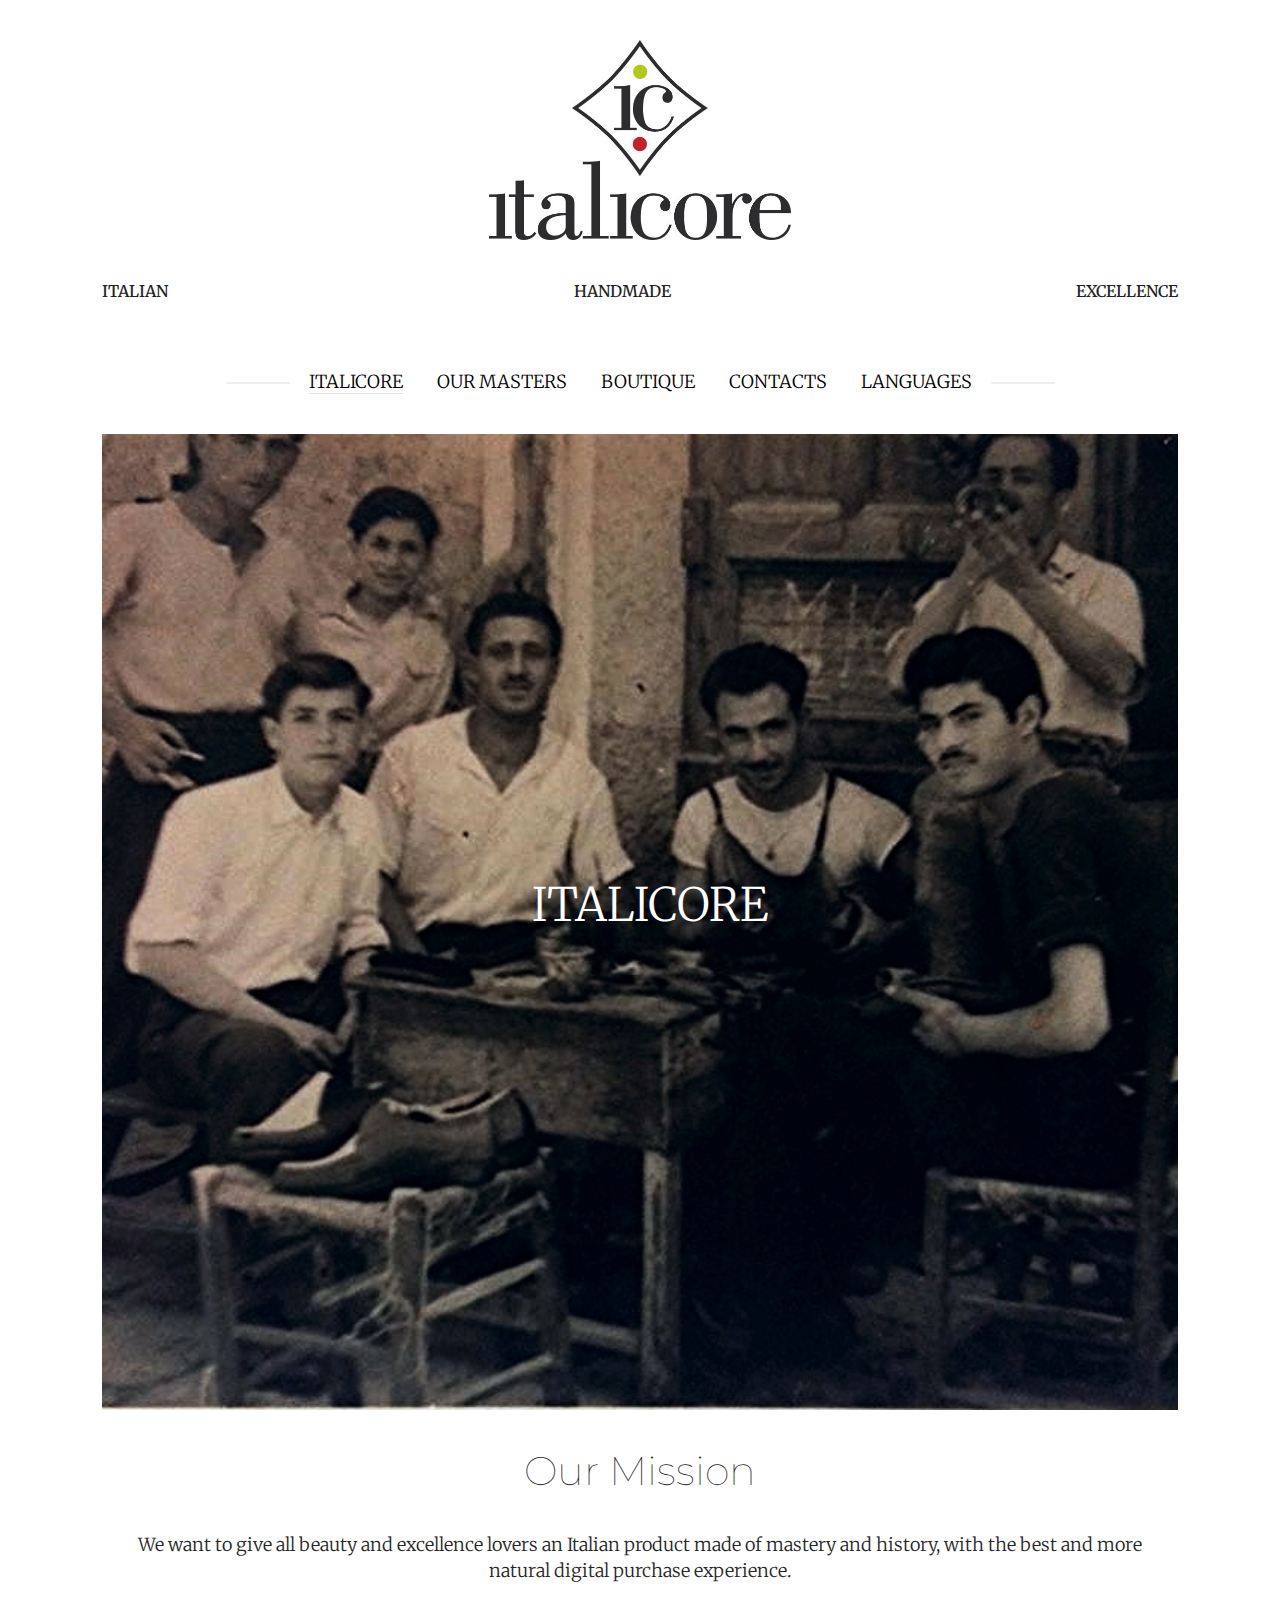
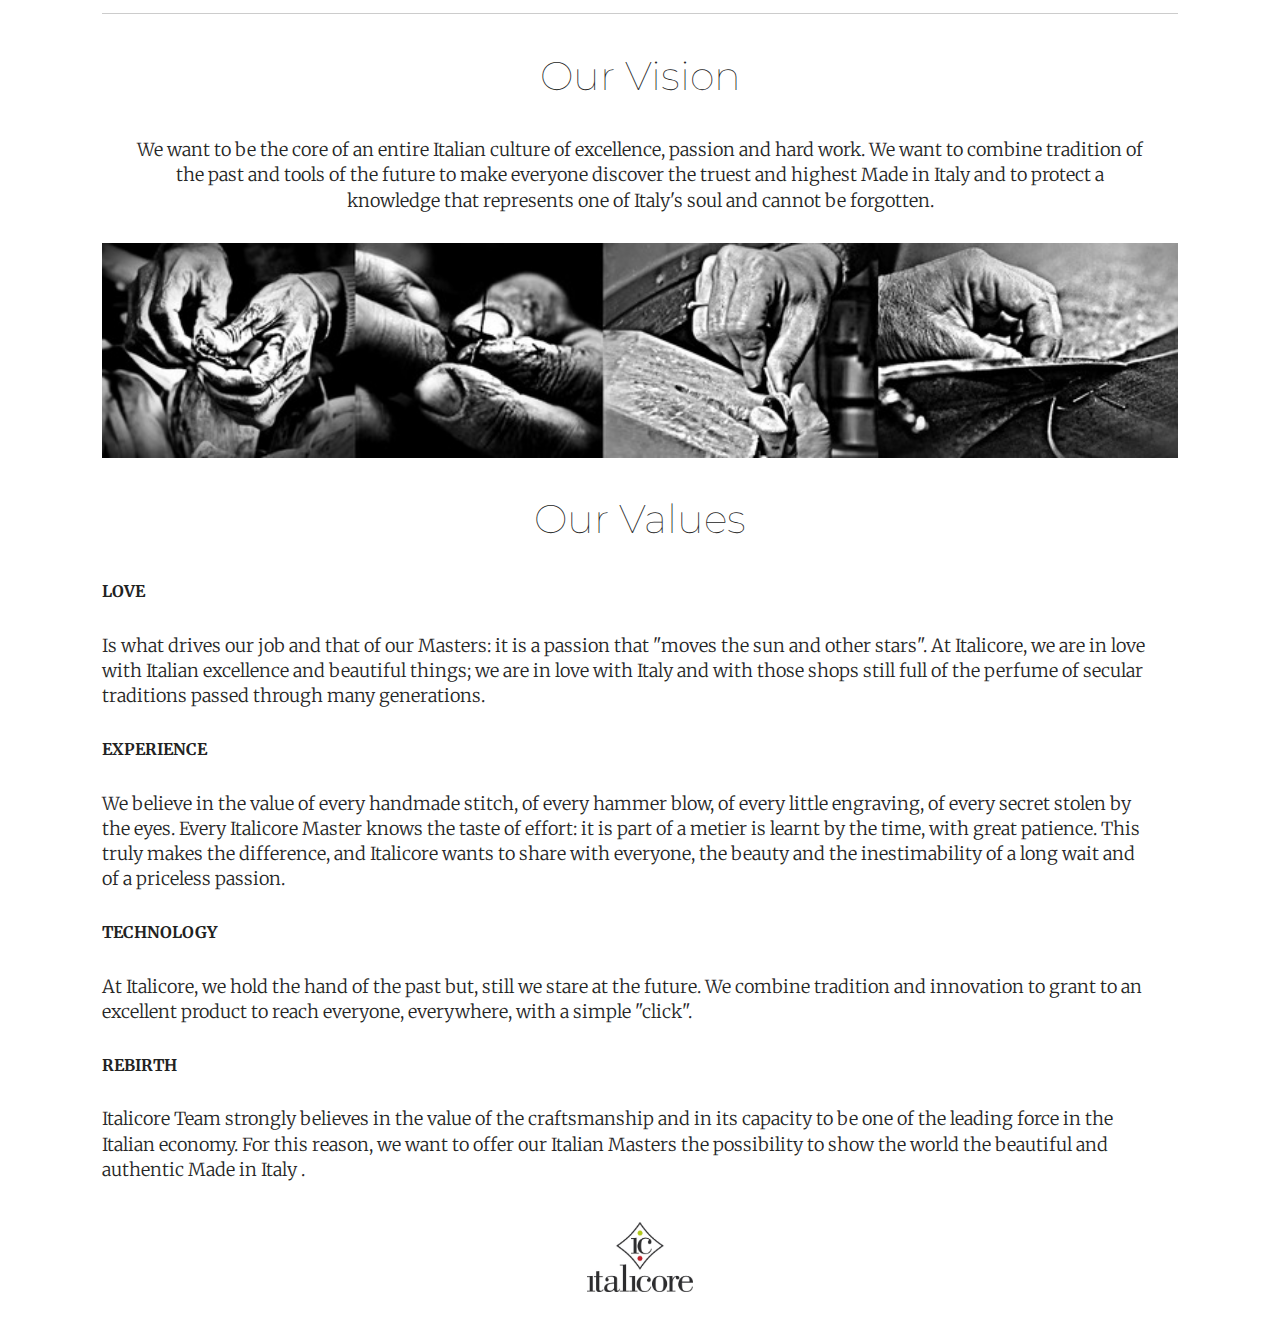
<file: index.html>
<!doctype html>
<html class="no-js" lang="">
    
    <head>
        <meta charset="utf-8">
        <meta http-equiv="X-UA-Compatible" content="IE=edge">
        <title>Italicore</title>
        <meta name="description" content="">
        <meta name="viewport" content="width=device-width, initial-scale=1">
        <link rel="apple-touch-icon" href="apple-touch-icon.png">
        <!-- Place favicon.ico in the root directory -->
        <link rel="stylesheet" href="css/normalize.css">
        <link rel="stylesheet" href="css/main.css">
        <link rel="stylesheet" href="css/stylesheet.css">
        <script type="text/javascript" src="js/vendor/jquery-1.11.2.min.js"></script>
        <link href='http://fonts.googleapis.com/css?family=Merriweather:400,300italic,300,400italic,700,700italic' rel='stylesheet'
        type='text/css'>
        <link href='http://fonts.googleapis.com/css?family=Montserrat:400,700' rel='stylesheet' type='text/css'>
    </head>
    
    <body>
        <div class="logo">
            <img src="img/Italicore.jpg"></img>
        </div>
        <div class="title">ITALIAN HANDMADE EXCELLENCE
            <span></span>
        </div>
        <div class="links">
            <a href="index.html" class="current">ITALICORE</a>
            <a href="masters.html">OUR MASTERS</a>
            <a href="boutique.html">BOUTIQUE</a>
            <a href="contacts.html">CONTACTS</a>
            <a href="languages.html">LANGUAGES</a>
        </div>
        <div class="hero">
            <figure>
                <img src="img/main.jpg"></img>
                <figcaption>ITALICORE</figcaption>
            </figure>
        </div>
        <h2>Our Mission</h2>
        <span class="copy">We want to give all beauty and excellence lovers an Italian product made of mastery and history, with the best and more
            natural digital purchase experience.</span>
        <hr />
        <h2>Our Vision</h2>
        <span class="copy">We want to be the core of an entire Italian culture of excellence, passion and hard work. We want to combine tradition of
            the past and tools of the future to make everyone discover the truest and highest Made in Italy and to protect a knowledge
            that represents one of Italy's soul and cannot be forgotten.</span>
        <div class="hero">
            <img src="img/hands.jpeg"></img>
        </div>
        <h2>Our Values</h2>
        <h4>LOVE</h4>
        <span class="copy left">Is what drives our job and that of our Masters: it is a passion that "moves the sun and other stars". At Italicore, we are
            in love with Italian excellence and beautiful things; we are in love with Italy and with those shops still full of the perfume
            of secular traditions passed through many generations.</span>
        <h4>EXPERIENCE</h4>
        <span class="copy left">We believe in the value of every handmade stitch, of every hammer blow, of every little engraving, of every secret stolen
            by the eyes. Every Italicore Master knows the taste of effort: it is part of a metier is learnt by the time, with great patience.
            This truly makes the difference, and Italicore wants to share with everyone, the beauty and the inestimability of a long
            wait and of a priceless passion.</span>
        <h4>TECHNOLOGY</h4>
        <span class="copy left">At Italicore, we hold the hand of the past but, still we stare at the future. We combine tradition and innovation to grant
            to an excellent product to reach everyone, everywhere, with a simple "click".</span>
        <h4>REBIRTH</h4>
        <span class="copy left">Italicore Team strongly believes in the value of the craftsmanship and in its capacity to be one of the leading force in
            the Italian economy. For this reason, we want to offer our Italian Masters the possibility to show the world the beautiful
            and authentic Made in Italy .</span>
        <div class="logo small">
            <img src="img/Italicore.jpg"></img>
        </div>
    </body>

</html>
</file>
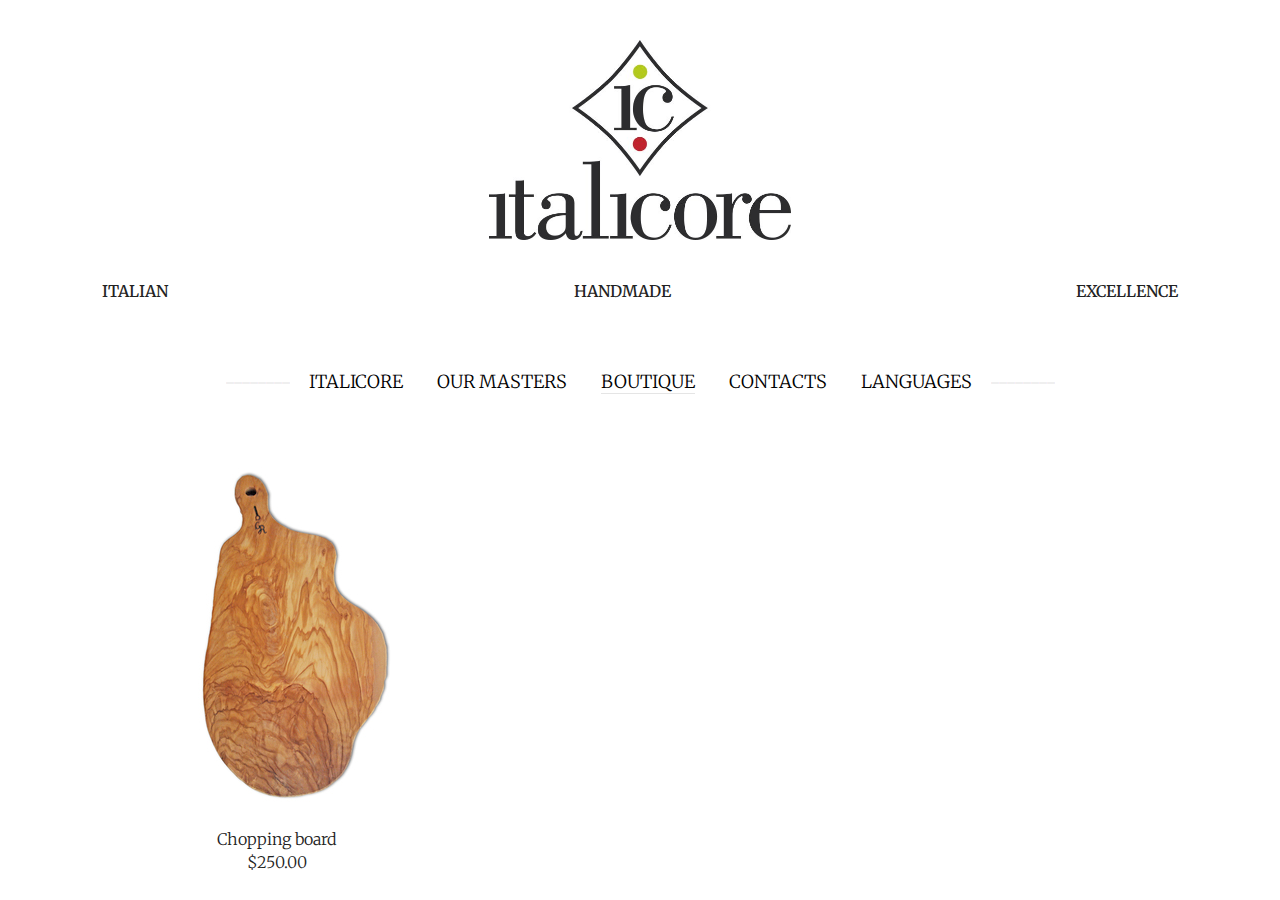
<file: boutique.html>
<!doctype html>
<html class="no-js" lang="">
    
    <head>
        <meta charset="utf-8">
        <meta http-equiv="X-UA-Compatible" content="IE=edge">
        <title>Italicore</title>
        <meta name="description" content="">
        <meta name="viewport" content="width=device-width, initial-scale=1">
        <link rel="apple-touch-icon" href="apple-touch-icon.png">
        <!-- Place favicon.ico in the root directory -->
        <link rel="stylesheet" href="css/normalize.css">
        <link rel="stylesheet" href="css/main.css">
        <link rel="stylesheet" href="css/stylesheet.css">
        <script type="text/javascript" src="js/vendor/jquery-1.11.2.min.js"></script>
        <link href='http://fonts.googleapis.com/css?family=Merriweather:400,300italic,300,400italic,700,700italic' rel='stylesheet'
        type='text/css'>
        <link href='http://fonts.googleapis.com/css?family=Montserrat:400,700' rel='stylesheet' type='text/css'>
    </head>
    
    <body>
        <div class="logo">
            <img src="img/Italicore.jpg"></img>
        </div>
        <div class="title">ITALIAN HANDMADE EXCELLENCE
            <span></span>
        </div>
        <div class="links">
            <a href="index.html">ITALICORE</a>
            <a href="masters.html">OUR MASTERS</a>
            <a href="boutique.html" class="current">BOUTIQUE</a>
            <a href="contacts.html">CONTACTS</a>
            <a href="languages.html">LANGUAGES</a>
        </div>
		
		<div class="products">
			<figure>
				<a href="chopping.html"><img src="img/TAGLIERE2.jpg" /></a>
				<figcaption>Chopping board <br /> $250.00</figcaption>
			</figure>
		</div>
    </body>

</html>
</file>
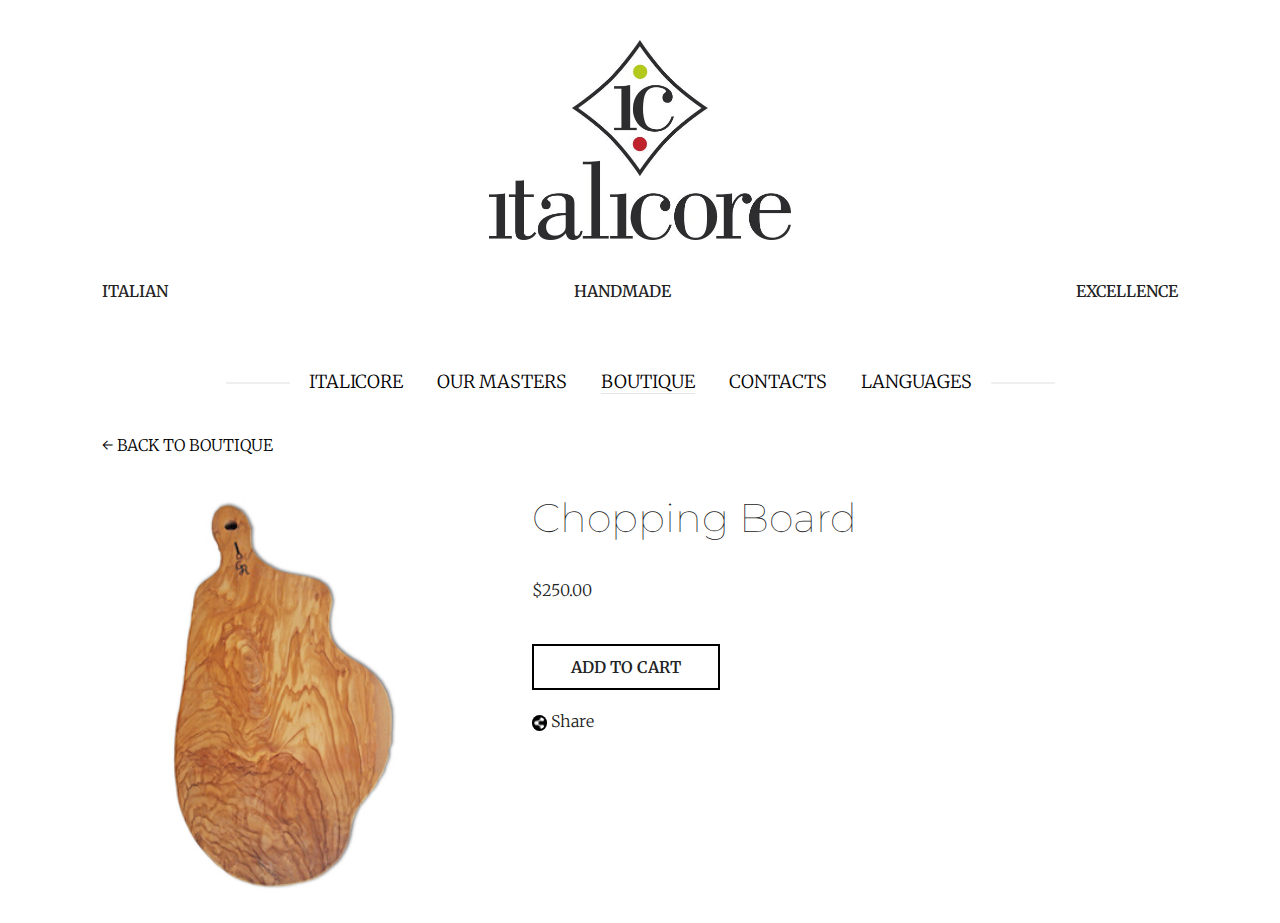
<file: chopping.html>
<!doctype html>
<html class="no-js" lang="">
    
    <head>
        <meta charset="utf-8">
        <meta http-equiv="X-UA-Compatible" content="IE=edge">
        <title>Italicore</title>
        <meta name="description" content="">
        <meta name="viewport" content="width=device-width, initial-scale=1">
        <link rel="apple-touch-icon" href="apple-touch-icon.png">
        <!-- Place favicon.ico in the root directory -->
        <link rel="stylesheet" href="css/normalize.css">
        <link rel="stylesheet" href="css/main.css">
        <link rel="stylesheet" href="css/stylesheet.css">
        <script type="text/javascript" src="js/vendor/jquery-1.11.2.min.js"></script>
        <link href='http://fonts.googleapis.com/css?family=Merriweather:400,300italic,300,400italic,700,700italic' rel='stylesheet'
        type='text/css'>
        <link href='http://fonts.googleapis.com/css?family=Montserrat:400,700' rel='stylesheet' type='text/css'>
    </head>
    
    <body>
        <div class="logo">
            <img src="img/Italicore.jpg"></img>
        </div>
        <div class="title">ITALIAN HANDMADE EXCELLENCE
            <span></span>
        </div>
        <div class="links">
            <a href="index.html">ITALICORE</a>
            <a href="masters.html">OUR MASTERS</a>
            <a href="boutique.html" class="current">BOUTIQUE</a>
            <a href="contacts.html">CONTACTS</a>
            <a href="languages.html">LANGUAGES</a>
        </div>
		
		<a href="boutique.html" class="backboutique">BACK TO BOUTIQUE</a>
			
			<div class="product">
				<img src="img/TAGLIERE2.jpg" class="product--image"></img>
					<div>
						<h2 class="left">Chopping Board</h2>
						
						<span>$250.00</span>
						<br />
                        <br />
						<button class="bigButton">ADD TO CART</button>
                            
                            <br />
                            
                            <span> <img src="img/share.png" style="  background-color: black;  border-radius: 69px;  height: 12px;  padding: 2px;"></img> Share</span>
					</div>
			</div>
		
    </body>

</html>
</file>
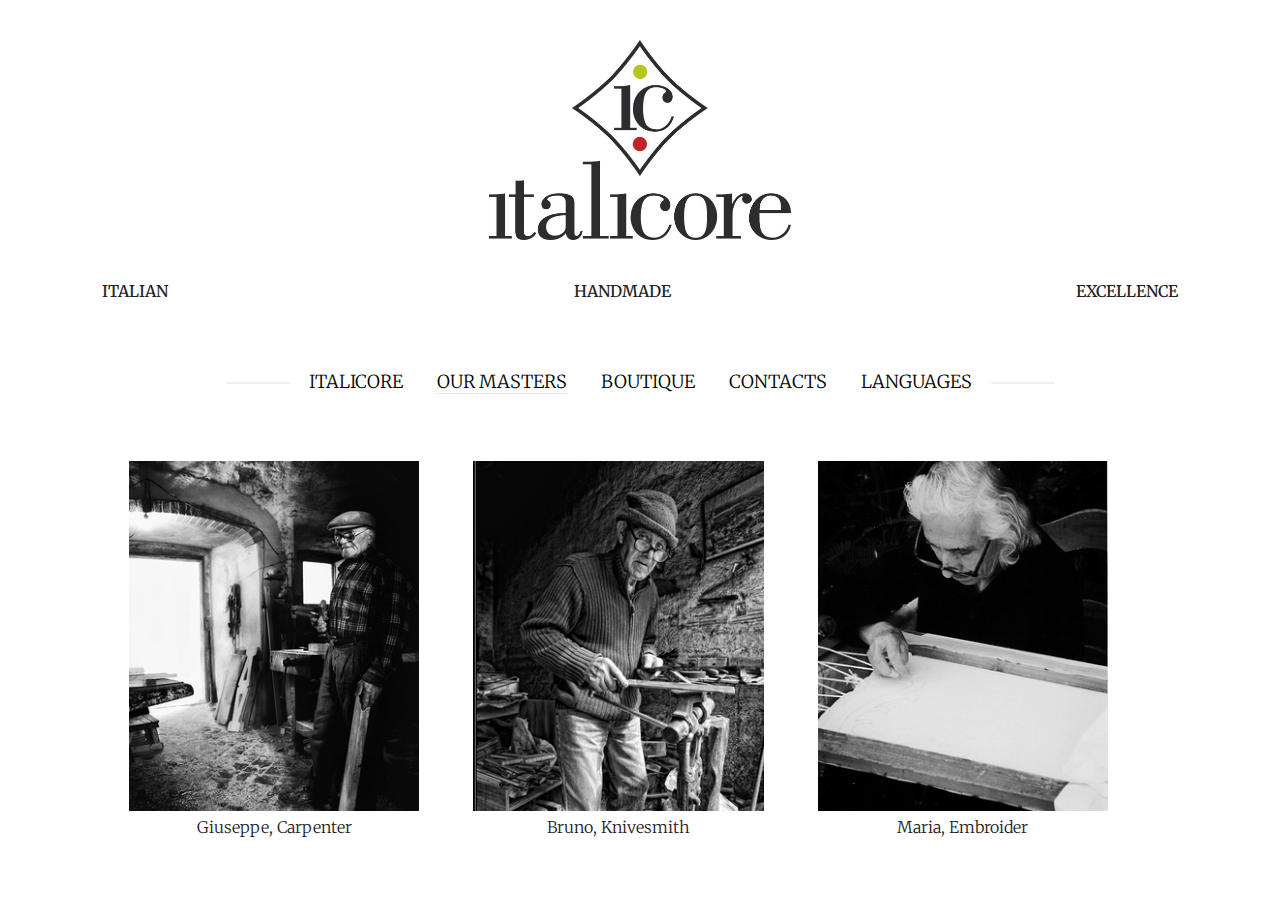
<file: masters.html>
<!doctype html>
<html class="no-js" lang="">
    
    <head>
        <meta charset="utf-8">
        <meta http-equiv="X-UA-Compatible" content="IE=edge">
        <title>Italicore</title>
        <meta name="description" content="">
        <meta name="viewport" content="width=device-width, initial-scale=1">
        <link rel="apple-touch-icon" href="apple-touch-icon.png">
        <!-- Place favicon.ico in the root directory -->
        <link rel="stylesheet" href="css/normalize.css">
        <link rel="stylesheet" href="css/main.css">
        <link rel="stylesheet" href="css/stylesheet.css">
        <script type="text/javascript" src="js/vendor/jquery-1.11.2.min.js"></script>
        <link href='http://fonts.googleapis.com/css?family=Merriweather:400,300italic,300,400italic,700,700italic' rel='stylesheet'
        type='text/css'>
        <link href='http://fonts.googleapis.com/css?family=Montserrat:400,700' rel='stylesheet' type='text/css'>
    </head>
    
    <body>
        <div class="logo">
            <img src="img/Italicore.jpg"></img>
        </div>
        <div class="title">ITALIAN HANDMADE EXCELLENCE
            <span></span>
        </div>
        <div class="links">
            <a href="index.html">ITALICORE</a>
            <a href="masters.html"  class="current">OUR MASTERS</a>
            <a href="boutique.html">BOUTIQUE</a>
            <a href="contacts.html">CONTACTS</a>
            <a href="languages.html">LANGUAGES</a>
        </div>
		
		<div class="masters">
			<figure>
                <a href="giuseppe.html">
                    <img src="img/giuseppe.jpg"></img>
					<figcaption>Giuseppe, Carpenter</figcaption>
                </a>				
			</figure>
			<figure>
                <a href="bruno.html">
				<img src="img/bruno.jpg"></img>
					<figcaption>Bruno, Knivesmith</figcaption>
                    </a>
			</figure>
			<figure>
                <a href="maria.html">
				<img src="img/maria.jpg"></img>
					<figcaption>Maria, Embroider</figcaption>
                    </a>
			</figure>
		</div>
    </body>

</html>
</file>
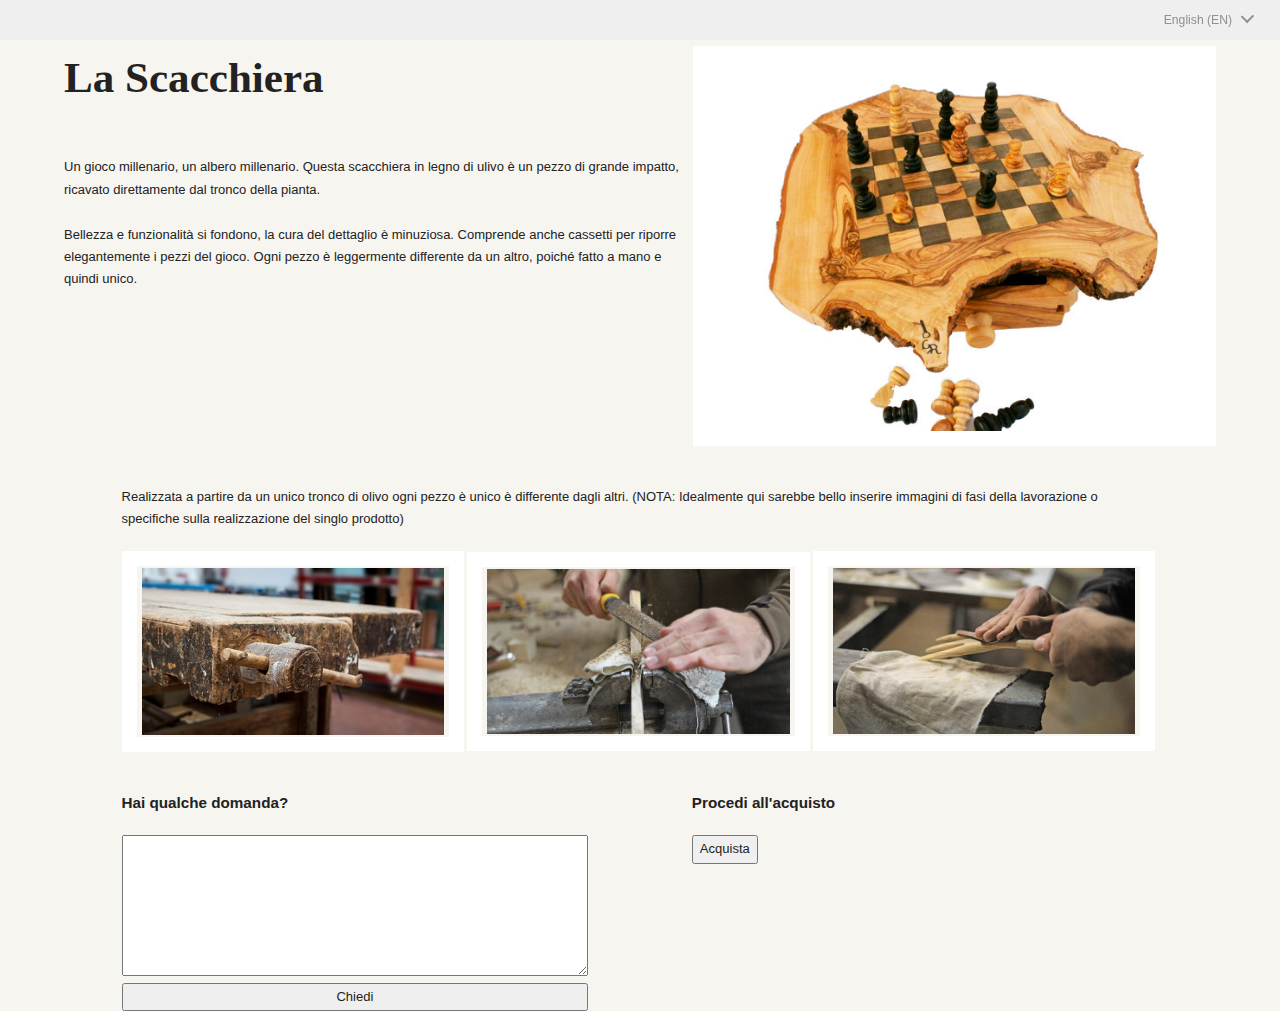
<file: prodotto.html>
<!doctype html>
<html class="no-js" lang="">
    
    <head>
        <meta charset="utf-8">
        <meta http-equiv="X-UA-Compatible" content="IE=edge">
        <title>Italicore</title>
        <meta name="description" content="">
        <meta name="viewport" content="width=device-width, initial-scale=1">
        <link rel="apple-touch-icon" href="apple-touch-icon.png">
        <!-- Place favicon.ico in the root directory -->
        <link rel="stylesheet" href="css/normalize.css">
        <link rel="stylesheet" href="css/main.css">
        <script type="text/javascript" src="js/vendor/jquery-1.11.2.min.js"></script>
        <style>
            body {
                background-color: #f7f5f0;
                font-family:"Folio Light", 'Helvetica Neue', Arial, Helvetica, sans-serif; 
                font-size-adjust:0.43;
                 font-weight:200; 
                 font-style:normal
            }
            * * {
                box-sizing: border-box;
            }
    
            .header {
   top: 0;
  padding: 10px;
  height: 40px;
  position: fixed;
                width:100%;
                background-color:#EFEFEF;
            }
        
            .language-selector {
                font-size:15px;
                position: fixed;
  				right: 20px;
                cursor:pointer;
                color:rgb(144,144,144);
            }
            
            .language-selector span {
                padding: 2px 5px;
            }
    
            .language-selector.open {
                background-color:  #E2E2E2;
            }
    
            .available-languages {
            	max-height: 0;
            	overflow: hidden;
            
            	/* Set our transitions up. */
            	-webkit-transition: max-height 0.35s;
            	-moz-transition: max-height 035s;
            	transition: max-height 0.35s;
            }
            
            .available-languages ul {
                padding:0;
            }
            
            .available-languages li {
                list-style-type: none;
                padding:2px 5px;
            }
  
             .open .available-languages {
                max-height:100px;
            }
    
    
    .chevron::before {
    	border-style: solid;
    	border-width: 0.15em 0.15em 0 0;
    	content: '';
    	display: inline-block;
    	height: 0.45em;
    	left: 0.15em;
    	position: relative;
    	top: 0.15em;
    	transform: rotate(-45deg);
    	vertical-align: top;
    	width: 0.5em;
}

.chevron.bottom:before {
	transform: rotate(135deg);
}

.description {
    width:90%;
    margin:20px auto;
    clear:both;
}

.bodoni {
    font-family:'Bodoni W01 Book_709611';
    font-size:46px;
}

#mti_wfs_colophon {
    display:none !important;
}

.images {
    width:90%;
    margin:0 auto;
}

.images img {
  width: 33%;
  padding: 2px 5px;
}

img {
  border-color: white /* for an acceptable IE result*/;
  border-width: 15px;
  -moz-border-image: url(http://tobias-reinhardt.de/img/frame.png) 15 stretch;
  border-image: url(http://tobias-reinhardt.de/img/frame.png) 15 stretch;
  border-style: solid;
  margin: auto;
}

.description.centered {
    padding-top:40px;
}

.prodotti .bodoni {
    text-align: center;
}

.prodotti figure{
    position:relative;
    width:43%;
    display:inline-block;
    cursor:pointer;
}

.prodotti figure img {
    width:100%;
}

.prodotti figcaption {
    color:black;
    position:absolute;
    bottom:20px;
    left:20px;
    font-size:20px;
}

.form {
	width:90%;
	margin:20px auto;
}

.informazioni {
	width:45%;
	float:left;
}

.informazioni textarea {
	width:100%;
	overflow: hidden;
}

.informazioni button {
	width:100%;
}

.acquista{
	width:45%;
	float:right;
}
        </style>
    </head>
    
    <body>
        <link rel="stylesheet" href="http://f.fontdeck.com/s/css/D8Fz3XWt+VC0VDejQHe7Mks5Qzc/italicore.com/56609.css" type="text/css"
        />
        <script type="text/javascript" src="http://fast.fonts.net/jsapi/6bf12646-7598-480a-8c99-4302af082f77.js"></script>
        <div class="header">
            <div class="language-selector">
                <span>English (EN)
                    <span class="chevron bottom"></span>
                </span>
                <div class="available-languages">
                    <ul>
                        <li>Italian (IT)</li>
                        <li>German (DE)</li>
                        <li>Russian (RU)</li>
                    </ul>
                </div>
            </div>
        </div>
        <div class="body">
            <div class="description">
                <img src="img/SCACCHIMOD.jpg" style="float:right;height:400px"></img>
                <div>
                    <h3 class="bodoni">La Scacchiera</h3>
						
						Un gioco millenario, un albero millenario. Questa scacchiera in legno di ulivo è un pezzo di grande impatto, ricavato direttamente dal tronco della pianta. 
						
				<br />
				<br />		
						Bellezza e funzionalità si fondono, la cura del dettaglio è minuziosa. Comprende anche cassetti per riporre elegantemente i pezzi del gioco. Ogni pezzo è leggermente differente da un altro, poiché fatto a mano e quindi unico.
            </div>
            <div class="description centered"> Realizzata a partire da un unico tronco di olivo ogni pezzo è unico è differente dagli altri. (NOTA: Idealmente qui sarebbe bello inserire immagini di fasi della lavorazione o specifiche sulla realizzazione del singlo prodotto)</div>
            <div class="images">
                <img src="img/morsa.jpg"></img>
                <img src="img/ulivo2.jpg"></img>
                <img src="img/utensile.jpg"></img>
            </div>
            <div></div>
            
            
			<div class="form">
				<div class="informazioni">
					<h3>Hai qualche domanda?</h3>
					<textarea rows="6">
						
					</textarea>
					<button>Chiedi</button>
				</div>
				
				<div class="acquista">
					<h3>Procedi all'acquisto</h3>
					<button>Acquista</button>
				</div>
			</div>
			
        </div>
        <script type="text/javascript">
            $(function(){
                $(".language-selector").click(function(){
                    if($(".language-selector").hasClass("open")){
                        $(".language-selector").removeClass("open")
                    }else{
                        $(".language-selector").addClass("open")
                    }
                });
                
                $(".prodotti img").click(function(){
                    window.location.href="prodotto.html";
                })
            })
        </script>
    </body>

</html>
</file>
<file: css/main.css>
/*! HTML5 Boilerplate v5.0.0 | MIT License | http://h5bp.com/ */

/*
 * What follows is the result of much research on cross-browser styling.
 * Credit left inline and big thanks to Nicolas Gallagher, Jonathan Neal,
 * Kroc Camen, and the H5BP dev community and team.
 */

/* ==========================================================================
   Base styles: opinionated defaults
   ========================================================================== */

html {
    color: #222;
    font-size: 1em;
    line-height: 1.4;
}

/*
 * Remove text-shadow in selection highlight:
 * https://twitter.com/miketaylr/status/12228805301
 *
 * These selection rule sets have to be separate.
 * Customize the background color to match your design.
 */

::-moz-selection {
    background: #b3d4fc;
    text-shadow: none;
}

::selection {
    background: #b3d4fc;
    text-shadow: none;
}

/*
 * A better looking default horizontal rule
 */

hr {
    display: block;
    height: 1px;
    border: 0;
    border-top: 1px solid #ccc;
    margin: 1em 0;
    padding: 0;
}

/*
 * Remove the gap between audio, canvas, iframes,
 * images, videos and the bottom of their containers:
 * https://github.com/h5bp/html5-boilerplate/issues/440
 */

audio,
canvas,
iframe,
img,
svg,
video {
    vertical-align: middle;
}

/*
 * Remove default fieldset styles.
 */

fieldset {
    border: 0;
    margin: 0;
    padding: 0;
}

/*
 * Allow only vertical resizing of textareas.
 */

textarea {
    resize: vertical;
}

/* ==========================================================================
   Browser Upgrade Prompt
   ========================================================================== */

.browserupgrade {
    margin: 0.2em 0;
    background: #ccc;
    color: #000;
    padding: 0.2em 0;
}

/* ==========================================================================
   Author's custom styles
   ========================================================================== */

















/* ==========================================================================
   Helper classes
   ========================================================================== */

/*
 * Hide visually and from screen readers:
 * http://juicystudio.com/article/screen-readers-display-none.php
 */

.hidden {
    display: none !important;
    visibility: hidden;
}

/*
 * Hide only visually, but have it available for screen readers:
 * http://snook.ca/archives/html_and_css/hiding-content-for-accessibility
 */

.visuallyhidden {
    border: 0;
    clip: rect(0 0 0 0);
    height: 1px;
    margin: -1px;
    overflow: hidden;
    padding: 0;
    position: absolute;
    width: 1px;
}

/*
 * Extends the .visuallyhidden class to allow the element
 * to be focusable when navigated to via the keyboard:
 * https://www.drupal.org/node/897638
 */

.visuallyhidden.focusable:active,
.visuallyhidden.focusable:focus {
    clip: auto;
    height: auto;
    margin: 0;
    overflow: visible;
    position: static;
    width: auto;
}

/*
 * Hide visually and from screen readers, but maintain layout
 */

.invisible {
    visibility: hidden;
}

/*
 * Clearfix: contain floats
 *
 * For modern browsers
 * 1. The space content is one way to avoid an Opera bug when the
 *    `contenteditable` attribute is included anywhere else in the document.
 *    Otherwise it causes space to appear at the top and bottom of elements
 *    that receive the `clearfix` class.
 * 2. The use of `table` rather than `block` is only necessary if using
 *    `:before` to contain the top-margins of child elements.
 */

.clearfix:before,
.clearfix:after {
    content: " "; /* 1 */
    display: table; /* 2 */
}

.clearfix:after {
    clear: both;
}

/* ==========================================================================
   EXAMPLE Media Queries for Responsive Design.
   These examples override the primary ('mobile first') styles.
   Modify as content requires.
   ========================================================================== */

@media only screen and (min-width: 35em) {
    /* Style adjustments for viewports that meet the condition */
}

@media print,
       (-o-min-device-pixel-ratio: 5/4),
       (-webkit-min-device-pixel-ratio: 1.25),
       (min-resolution: 120dpi) {
    /* Style adjustments for high resolution devices */
}

/* ==========================================================================
   Print styles.
   Inlined to avoid the additional HTTP request:
   http://www.phpied.com/delay-loading-your-print-css/
   ========================================================================== */

@media print {
    *,
    *:before,
    *:after {
        background: transparent !important;
        color: #000 !important; /* Black prints faster:
                                   http://www.sanbeiji.com/archives/953 */
        box-shadow: none !important;
        text-shadow: none !important;
    }

    a,
    a:visited {
        text-decoration: underline;
    }

    a[href]:after {
        content: " (" attr(href) ")";
    }

    abbr[title]:after {
        content: " (" attr(title) ")";
    }

    /*
     * Don't show links that are fragment identifiers,
     * or use the `javascript:` pseudo protocol
     */

    a[href^="#"]:after,
    a[href^="javascript:"]:after {
        content: "";
    }

    pre,
    blockquote {
        border: 1px solid #999;
        page-break-inside: avoid;
    }

    /*
     * Printing Tables:
     * http://css-discuss.incutio.com/wiki/Printing_Tables
     */

    thead {
        display: table-header-group;
    }

    tr,
    img {
        page-break-inside: avoid;
    }

    img {
        max-width: 100% !important;
    }

    p,
    h2,
    h3 {
        orphans: 3;
        widows: 3;
    }

    h2,
    h3 {
        page-break-after: avoid;
    }
}
</file>
<file: css/stylesheet.css>
/* Generated by Font Squirrel (http://www.fontsquirrel.com) on February 11, 2015 */



@font-face {
    font-family: 'BillionStars';
    src: url('billionstars_personaluse-webfont.eot');
    src: url('billionstars_personaluse-webfont.eot?#iefix') format('embedded-opentype'),
         url('billionstars_personaluse-webfont.woff2') format('woff2'),
         url('billionstars_personaluse-webfont.woff') format('woff'),
         url('billionstars_personaluse-webfont.ttf') format('truetype'),
         url('billionstars_personaluse-webfont.svg#billion_stars_personal_use_Rg') format('svg');
    font-weight: normal;
    font-style: normal;

}


body {
    width:84%;
    margin:10px auto;
    font-family: 'Merriweather', serif;
}

.logo img {
      height: 200px;
  text-align: center;
  margin: 40px auto;
  display: block;
}

.logo.small img {
  height:70px;
}

.title {
  text-align:justify;
  font-weight: 500;
}

.title span{
  width:100%;
  height:0.1em;
  display:inline-block;
}

.links {
  text-align:center;
  margin:40px auto;
}

.links a {
  color:black;
  margin: 0 15px;
  text-decoration: none;
  font-weight:300;
  font-size:18px;
}

.links a.current {
  border-bottom: 1px solid  rgba(0,0,0,.1);
}

.links a:hover {
  border-bottom: 1px solid  rgba(0,0,0,.1);
}

.links::before {
  content:"________";
  color: rgba(0,0,0,.3);
  vertical-align: super;
}


.links::after {
  content:"________";
  color: rgba(0,0,0,.3);
  vertical-align: super;
}

.hero {
  position: relative;
}

.hero figure {
  margin:0;
}

.hero img{
  width:100%;
}

.hero figcaption {
  position: absolute;
  top: 45%;
  left: 40%;
  color: white;
  font-size: 46px;
  font-weight: 100;
}

h2 {
  text-align: center;
    font-size: 40px;
  font-weight: 100;
  font-family: 'Montserrat', sans-serif;
}

.copy {
  margin:30px;
    color: rgb(38, 38, 38);
  text-align:center;
  display:block;
    font-family: Merriweather;
  font-size: 18px;
  font-style: normal;
  font-weight: 300;
  height: auto;
  text-align: center;
  text-transform: none;
}

.left {
  text-align: left;
  margin-left:0;
}

.masters figure {
  margin: 0;
  width: 32%;
  float: left;
  padding: 27px;
  box-sizing: border-box;
}

.masters img {
    object-fit: cover;
    width: 100%;
    height: 350px;
}

.masters figcaption {
    text-align: center;
    font-weight: 100;
    padding-top: 5px;
}

.masters a {
  text-decoration: initial;
  color:inherit;
}

.text {
  width:50%;
  box-sizing: border-box;
  padding:10px;
  float:left;
}

.text span {
  margin-top: 40px;
  text-align:center;
  display:block;
  padding:25px;
  font-weight: 100;
}

.contact.form form {
  float:right;
  width:50%;
}

.contact.form form > div{
  width:100%;
  margin-top:27px;
}

.contact.form form > div span{
  width:100%;
  display:block;
  font-weight: 100;
}

.contact.form form > div input{
  width:100%;
  display:block;
  background-color: #fafafa;
    border: 1px solid #C5C5C5;
  height:34px;
}

.contact.form form > div textarea{
  width:100%;
  background-color: #fafafa;
    border: 1px solid #C5C5C5;
  display:block;
}

.half {
  box-sizing: border-box;
  width: 50%;
 float:left;
   font-weight: 100;

 }
 
 .half.first {
  padding-right: 15px;

 }
 
 .mailform {
   margin-top: 75px !important;
 }
 
 .bigButton {
     margin: 20px 0;
  background-color: white;
  border: 2px solid black;
  padding: 10px 37px;
  font-weight:600;
  -webkit-transition: background-color 0.25s linear;
    -moz-transition: background-color 0.25s linear;
    -o-transition: background-color 0.25s linear;
    -ms-transition: background-color 0.25s linear;
    transition: background-color 0.25s linear;
 }
 
   .bigButton:hover {
    color:white;
    background-color: black;
 }
 
 .products figure {
     width: 25%;
 }
 
 .products img {
   object-fit: cover;

 }
 
 .products figcaption{
   font-weight:100;
   text-align:center;
 }
 
 .product .product--image {
   float:left;
   width:33%;
 }
 
 .product span {
   font-weight: 100;
 }
 
 .product > div {
   width:60%;
   float:right;
 }
 
 .backboutique {
     text-decoration: none;
  color: black;
  font-weight: 100;
 }
 
 .backboutique:before{
   content:"\2190  ";
 }
</file>
